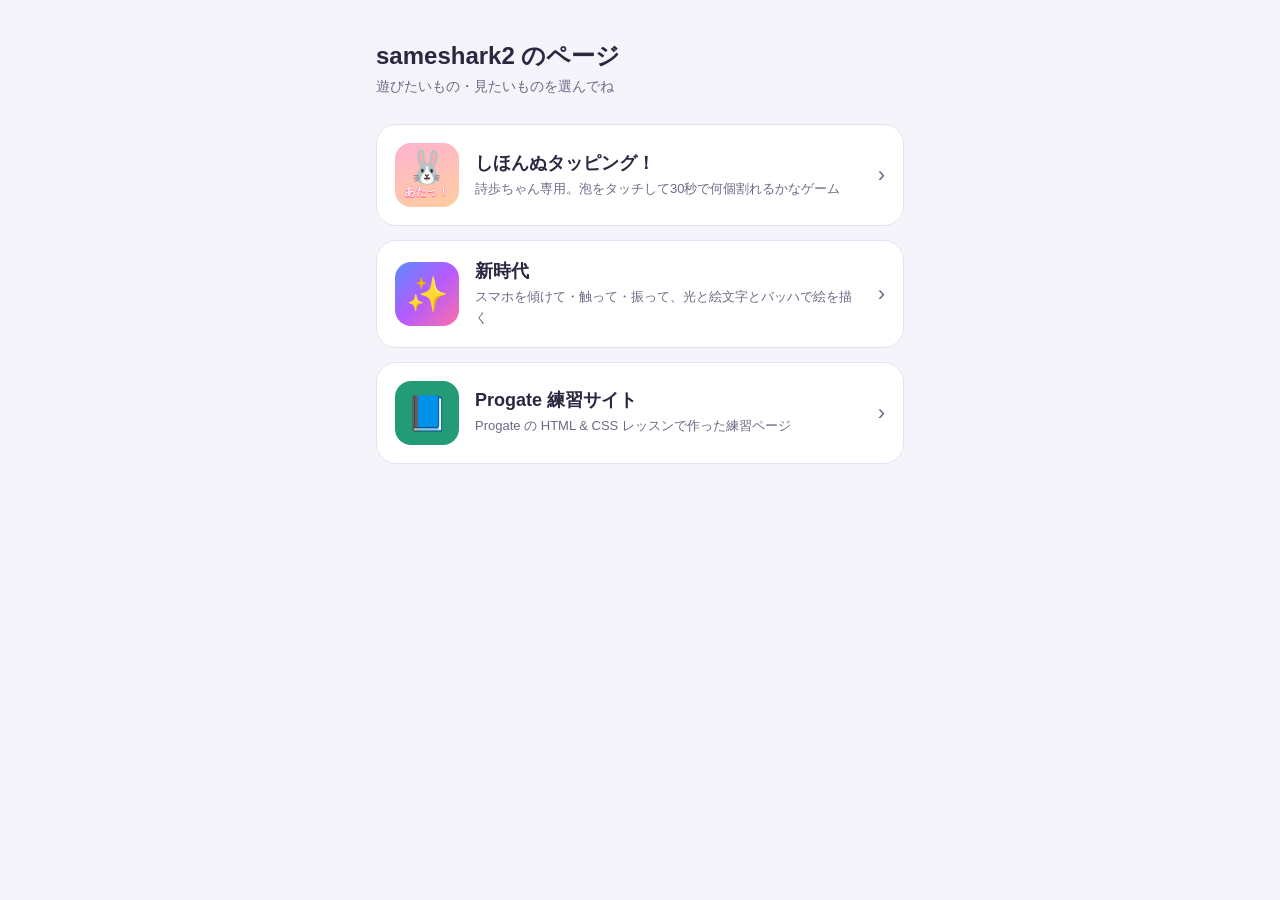
<file: index.html>
<!DOCTYPE html>
<html lang="ja">
<head>
<meta charset="utf-8">
<meta name="viewport" content="width=device-width, initial-scale=1">
<title>sameshark2 のページ</title>
<style>
  :root { --bg:#f6f4fb; --card:#fff; --fg:#2d2640; --dim:#6f6787; --line:#e6e1f2; }
  @media (prefers-color-scheme: dark) { :root { --bg:#16131f; --card:#221d30; --fg:#f1eefa; --dim:#a59dbd; --line:#342c47; } }
  * { box-sizing:border-box; }
  body { margin:0; background:var(--bg); color:var(--fg); font-family:-apple-system,BlinkMacSystemFont,"Hiragino Sans","Noto Sans JP",sans-serif; }
  main { max-width:560px; margin:0 auto; padding:40px 16px 48px; }
  h1 { font-size:24px; margin:0 0 6px; }
  .lead { color:var(--dim); margin:0 0 28px; font-size:14px; }
  a.card { display:flex; align-items:center; gap:16px; background:var(--card); border:1px solid var(--line); border-radius:20px;
    padding:18px; margin:0 0 14px; color:inherit; text-decoration:none; transition:transform .15s, box-shadow .15s; }
  a.card:hover, a.card:active { transform:translateY(-2px); box-shadow:0 8px 24px rgba(60,40,120,.12); }
  .icon { width:64px; height:64px; flex:none; border-radius:16px; display:flex; align-items:center; justify-content:center; font-size:34px; }
  .icon img { width:100%; height:100%; border-radius:16px; }
  .t { font-size:18px; font-weight:700; margin:0 0 4px; }
  .d { font-size:13px; color:var(--dim); margin:0; line-height:1.6; }
  .go { margin-left:auto; color:var(--dim); font-size:22px; }
</style>
</head>
<body>
<main>
  <h1>sameshark2 のページ</h1>
  <p class="lead">遊びたいもの・見たいものを選んでね</p>

  <a class="card" href="shiho/">
    <div class="icon"><img src="shiho/icon-192.png" alt=""></div>
    <div><p class="t">しほんぬタッピング！</p><p class="d">詩歩ちゃん専用。泡をタッチして30秒で何個割れるかなゲーム</p></div>
    <span class="go">›</span>
  </a>

  <a class="card" href="shinjidai/">
    <div class="icon" style="background:linear-gradient(135deg,#5b8cff,#b45bff,#ff6fa8)">✨</div>
    <div><p class="t">新時代</p><p class="d">スマホを傾けて・触って・振って、光と絵文字とバッハで絵を描く</p></div>
    <span class="go">›</span>
  </a>

  <a class="card" href="progate/">
    <div class="icon" style="background:#239b76;color:#fff">📘</div>
    <div><p class="t">Progate 練習サイト</p><p class="d">Progate の HTML &amp; CSS レッスンで作った練習ページ</p></div>
    <span class="go">›</span>
  </a>
</main>
</body>
</html>
</file>
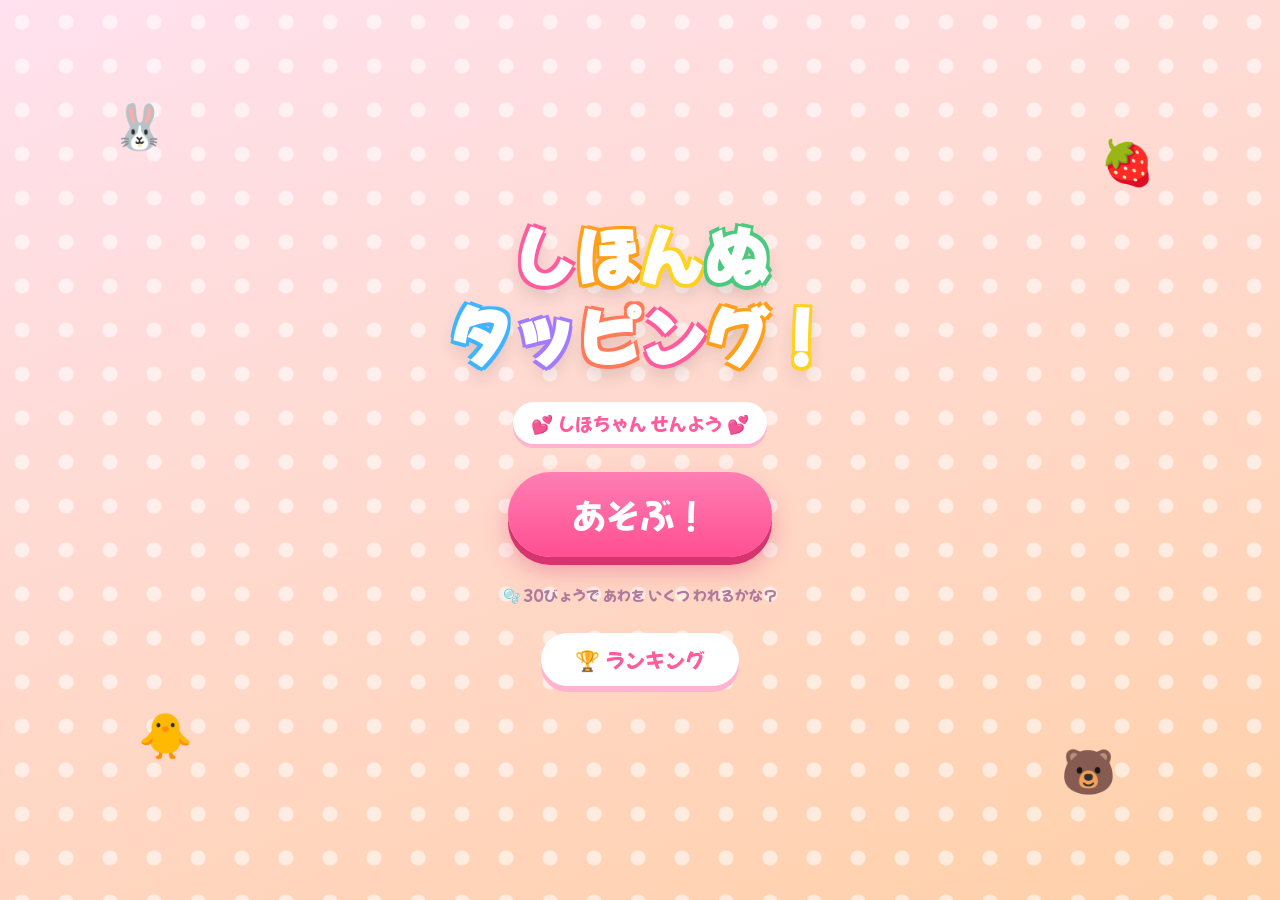
<file: shiho/index.html>
<!DOCTYPE html>
<html lang="ja">
<head>
<meta charset="utf-8">
<meta name="viewport" content="width=device-width, initial-scale=1, maximum-scale=1, user-scalable=no, viewport-fit=cover">
<meta name="apple-mobile-web-app-capable" content="yes">
<meta name="mobile-web-app-capable" content="yes">
<meta name="apple-mobile-web-app-status-bar-style" content="black-translucent">
<meta name="apple-mobile-web-app-title" content="しほんぬ">
<meta name="theme-color" content="#ffd6e8">
<title>しほんぬタッピング！</title>
<link rel="apple-touch-icon" href="icon-180.png">
<link rel="icon" href="icon-192.png">
<link rel="manifest" href="manifest.json">
<link rel="preconnect" href="https://fonts.googleapis.com">
<link rel="preconnect" href="https://fonts.gstatic.com" crossorigin>
<link href="https://fonts.googleapis.com/css2?family=Mochiy+Pop+One&display=swap" rel="stylesheet">
<style>
  :root { --bg1:#ffe1ef; --bg2:#ffd0a8; --pink:#ff5c9d; --font:"Mochiy Pop One","Hiragino Maru Gothic ProN","Rounded Mplus 1c",sans-serif; }
  * { box-sizing:border-box; -webkit-tap-highlight-color:transparent; -webkit-user-select:none; user-select:none; -webkit-touch-callout:none; }
  html,body { margin:0; height:100%; overflow:hidden; touch-action:none; overscroll-behavior:none; font-family:var(--font); color:#5a3d5c; }
  body { background:
      radial-gradient(circle, rgba(255,255,255,.55) 7px, transparent 8px) 0 0 / 44px 44px,
      linear-gradient(160deg, var(--bg1), var(--bg2)); }
  canvas { position:fixed; inset:0; width:100%; height:100%; display:block; }

  /* ---- タイトル画面 ---- */
  #title { position:fixed; inset:0; z-index:10; display:flex; flex-direction:column; align-items:center; justify-content:center; gap:28px; padding:24px; text-align:center; transition:opacity .4s, transform .4s; }
  #title.hide { opacity:0; transform:scale(1.2); pointer-events:none; }
  .logo { font-size:clamp(34px, 11vw, 64px); line-height:1.25; margin:0; }
  .logo span { display:inline-block; color:#fff; animation:hop 1.2s ease-in-out infinite;
    -webkit-text-stroke:0; text-shadow: 0 4px 0 var(--c), 3px 3px 0 var(--c), -3px 3px 0 var(--c), 3px -3px 0 var(--c), -3px -3px 0 var(--c), 0 10px 18px rgba(0,0,0,.15); }
  @keyframes hop { 0%,100% { transform:translateY(0) } 30% { transform:translateY(-14px) rotate(-6deg) } 60% { transform:translateY(0) rotate(4deg) } }
  .logo span.boing, .deco.boing { animation:boing .5s ease-out !important; }
  @keyframes boing { 0% { transform:scale(1) } 25% { transform:scale(1.45,.7) } 50% { transform:scale(.8,1.3) translateY(-18px) } 75% { transform:scale(1.1,.9) } 100% { transform:scale(1) } }
  .deco { cursor:pointer; padding:10px; }
  #hint { font-size:14px; color:#b07a9e; animation:float 2s ease-in-out infinite; }
  .for { font-size:18px; background:#fff; color:var(--pink); padding:8px 18px; border-radius:999px; box-shadow:0 4px 0 #ffb3cf; }
  #play { font-family:var(--font); font-size:34px; color:#fff; background:linear-gradient(#ff7eb3,#ff4f93); border:none; border-radius:999px;
    padding:18px 64px; box-shadow:0 8px 0 #d6336f, 0 14px 24px rgba(214,51,111,.35); cursor:pointer; animation:pulse 1.4s ease-in-out infinite; }
  #play:active { transform:translateY(6px); box-shadow:0 2px 0 #d6336f; }
  @keyframes pulse { 50% { transform:scale(1.07) } }
  .deco { position:absolute; font-size:44px; animation:float 3s ease-in-out infinite; }
  @keyframes float { 50% { transform:translateY(-16px) rotate(8deg) } }

  /* ---- ゲーム中の表示 ---- */
  #hud { position:fixed; top:calc(12px + env(safe-area-inset-top)); left:12px; right:12px; z-index:5; display:none; justify-content:space-between; pointer-events:none; }
  #hud.on { display:flex; }
  .pill { background:#fff; border-radius:999px; padding:8px 18px; font-size:24px; box-shadow:0 5px 0 rgba(0,0,0,.1); }
  #score { color:#ff9f1a; } #lv { color:#4aa8ff; }
  .bump { animation:bump .25s; } @keyframes bump { 50% { transform:scale(1.25) } }
  #banner { position:fixed; left:0; right:0; top:34%; z-index:6; text-align:center; font-size:clamp(40px, 13vw, 80px); color:#fff; pointer-events:none;
    text-shadow:0 5px 0 var(--pink), 4px 4px 0 var(--pink), -4px 4px 0 var(--pink), 4px -4px 0 var(--pink), -4px -4px 0 var(--pink); opacity:0; }
  #banner.on { animation:banner 1.8s ease-out; }
  @keyframes banner { 0% { opacity:0; transform:scale(.2) rotate(-20deg) } 15% { opacity:1; transform:scale(1.2) rotate(4deg) } 25% { transform:scale(1) rotate(0) } 80% { opacity:1 } 100% { opacity:0; transform:translateY(-40px) } }
  #flash { position:fixed; inset:0; background:#fff; opacity:0; pointer-events:none; z-index:4; transition:opacity .5s; }

  /* ---- おとなメニュー ---- */
  #gear { position:fixed; right:12px; bottom:calc(12px + env(safe-area-inset-bottom)); z-index:7; width:52px; height:52px; border-radius:50%;
    background:rgba(255,255,255,.55); display:none; align-items:center; justify-content:center; font-size:24px; }
  #gear.on { display:flex; }
  #gear svg { position:absolute; inset:0; transform:rotate(-90deg); }
  #gear circle { fill:none; stroke:var(--pink); stroke-width:4; stroke-dasharray:151; stroke-dashoffset:151; }
  #gear.hold circle { transition:stroke-dashoffset 1.2s linear; stroke-dashoffset:0; }
  #menu { position:fixed; inset:0; z-index:20; background:rgba(90,61,92,.45); display:none; align-items:center; justify-content:center; padding:16px; }
  #menu.on { display:flex; }
  .card { background:#fff; border-radius:28px; padding:22px; width:100%; max-width:360px; text-align:center; box-shadow:0 8px 0 #ffb3cf; font-family:-apple-system,"Hiragino Sans",sans-serif; }
  .card h2 { font-family:var(--font); margin:0 0 6px; color:var(--pink); font-weight:normal; }
  .card p { font-size:13px; color:#8a748c; margin:6px 0 14px; line-height:1.6; }
  .card button { font-family:var(--font); font-size:17px; width:100%; margin:6px 0; padding:13px; border:none; border-radius:16px; color:#fff; cursor:pointer; }
  .b-rec { background:#ff5c9d; } .b-rec.rec { background:#e0245e; animation:pulse .6s infinite; }
  .b-try { background:#4aa8ff; } .b-del { background:#b9a6bb; } .b-bgm { background:#5fc98a; } .b-close { background:#5a3d5c; }
  .row { display:flex; align-items:center; gap:10px; margin:10px 0; font-size:15px; }
  .row input { flex:1; accent-color:#ff5c9d; }
  .overlay { position:fixed; inset:0; z-index:15; background:rgba(90,61,92,.35); display:none; align-items:center; justify-content:center; padding:16px; }
  .overlay.on { display:flex; }
  #rank { z-index:18; }
  #rScore { font-family:var(--font); font-size:96px; line-height:1; color:#ff9f1a; text-shadow:0 5px 0 #ffd9a0; margin:10px 0 0; }
  .unit { font-family:var(--font); font-size:20px; color:#5a3d5c; }
  #rRank { font-family:var(--font); font-size:20px; color:var(--pink); margin:10px 0 14px; min-height:28px; }
  .tabs { display:flex; gap:6px; background:#ffe6f0; border-radius:16px; padding:4px; margin:8px 0; }
  .card .tabs button { margin:0; padding:10px; font-size:16px; background:transparent; color:#b07a9e; border-radius:12px; }
  .card .tabs button.on { background:#ff5c9d; color:#fff; }
  #sum { font-size:13px; color:#8a748c; margin:6px 0; }
  #list { list-style:none; padding:0; margin:8px 0; max-height:52vh; overflow-y:auto; text-align:left; touch-action:pan-y; -webkit-overflow-scrolling:touch; }
  #list li { display:flex; align-items:center; gap:10px; padding:10px 12px; border-radius:14px; background:#fff5fa; margin:6px 0; }
  #list li.new { outline:3px solid #ff5c9d; }
  #list li.empty { justify-content:center; color:#8a748c; font-size:14px; }
  .rk { font-family:var(--font); width:36px; text-align:center; font-size:20px; color:#b07a9e; }
  .sc { font-family:var(--font); font-size:22px; color:#ff9f1a; min-width:62px; }
  .dt { font-size:13px; color:#8a748c; flex:1; }
  .bar { height:8px; border-radius:4px; background:linear-gradient(90deg,#ffb3cf,#ff5c9d); margin-top:5px; }
  #rankBtn { font-family:var(--font); font-size:20px; color:var(--pink); background:#fff; border:none; border-radius:999px; padding:12px 34px; box-shadow:0 6px 0 #ffb3cf; cursor:pointer; }
  #rankBtn:active { transform:translateY(4px); box-shadow:0 2px 0 #ffb3cf; }
  #timer { color:#4aa8ff; } #timer.warn { color:#ff3b6b; animation:pulse .5s infinite; }
  #credit { position:absolute; bottom:calc(8px + env(safe-area-inset-bottom)); left:0; right:0; font-size:11px; color:#b07a9e; font-family:-apple-system,sans-serif; }
  #vstate { font-size:14px; color:#5a3d5c; margin:4px 0 8px; }
</style>
</head>
<body>
<canvas id="c"></canvas>
<div id="flash"></div>

<div id="title">
  <div class="deco" style="top:9%;left:8%">🐰</div>
  <div class="deco" style="top:13%;right:9%;animation-delay:.6s">🍓</div>
  <div class="deco" style="bottom:14%;left:10%;animation-delay:1.1s">🐥</div>
  <div class="deco" style="bottom:10%;right:12%;animation-delay:.3s">🐻</div>
  <h1 class="logo" id="logo"></h1>
  <div class="for">💕 しほちゃん せんよう 💕</div>
  <button id="play">あそぶ！</button>
  <div id="hint">🫧 30びょうで あわを いくつ われるかな？</div>
  <button id="rankBtn">🏆 ランキング</button>
  <div id="credit"></div>
</div>

<div id="hud"><div class="pill" id="score">⭐ 0</div><div class="pill" id="timer">⏱ 30</div></div>
<div id="banner"></div>
<div id="gear" title="おとなの人は長押し"><svg viewBox="0 0 52 52"><circle cx="26" cy="26" r="24"/></svg>⚙️</div>

<div id="result" class="overlay">
  <div class="card">
    <h2>おしまい！</h2>
    <div id="rScore">0</div>
    <div class="unit">こ わったよ！</div>
    <div id="rRank"></div>
    <button class="b-rec" id="again">🔁 もういちど</button>
    <button class="b-try" id="toRank">🏆 ランキング</button>
    <button class="b-close" id="toTitle">🏠 タイトルへ</button>
  </div>
</div>

<div id="rank" class="overlay">
  <div class="card">
    <h2>🏆 しほちゃんの きろく</h2>
    <div class="tabs"><button data-tab="top" class="on">ランキング</button><button data-tab="hist">これまで</button></div>
    <div id="sum"></div>
    <ol id="list"></ol>
    <button class="b-close" id="rankClose">もどる</button>
  </div>
</div>

<div id="menu">
  <div class="card">
    <h2>おとなメニュー</h2>
    <p>「あたっ！」の声を録音できます。<br>ボタンを押したら すぐに「あたっ！」と言ってね。</p>
    <div id="vstate">いまの声：よみあげ</div>
    <div class="row">🗣️<select id="vsel" style="flex:1;font-size:14px;padding:8px;border-radius:10px;border:2px solid #ffc2da"></select></div>
    <button class="b-rec" id="rec">🎙️ 録音する（2びょう）</button>
    <button class="b-try" id="try">▶️ きいてみる</button>
    <button class="b-del" id="del">🗑️ 録音を消す</button>
    <button class="b-bgm" id="bgm">🎵 BGM：オン</button>
    <div class="row">🔈<input type="range" id="vol" min="0" max="1" step="0.05" value="0.8">🔊</div>
    <p>録音した声は この端末の中だけに保存されます。</p>
    <button class="b-close" id="close">✕ とじる</button>
  </div>
</div>

<script>
(() => {
  const $ = s => document.querySelector(s);
  const FONT = '"Mochiy Pop One","Hiragino Maru Gothic ProN",sans-serif';
  const COLORS = ['#ff5c9d', '#ff9f1a', '#ffd21f', '#4cc97f', '#3fb4ff', '#a37bff', '#ff7a59'];
  const THEMES = [['#ffe1ef', '#ffd0a8'], ['#d9f4ff', '#e8dcff'], ['#e0ffd9', '#fff6b8'], ['#ffe6f7', '#c9f1ff'], ['#fff0c2', '#ffc9de'], ['#e8e0ff', '#ffe0f0']];
  const ANIMALS = ['🐶', '🐱', '🐰', '🐻', '🐼', '🐥', '🐸', '🦄', '🐷', '🐨', '🐹', '🦁', '🐧', '🐳', '🍓', '🍰', '🍭', '🌈'];
  const PRAISE = ['すごーい！', 'じょうず！', 'やったね！', 'てんさい！', 'しほちゃん さいこう！', 'ばんざーい！'];
  const rnd = (a, b) => a + Math.random() * (b - a), pick = a => a[(Math.random() * a.length) | 0];
  const store = { get(k) { try { return localStorage.getItem(k); } catch (_) { return null; } }, set(k, v) { try { localStorage.setItem(k, v); return true; } catch (_) { return false; } }, del(k) { try { localStorage.removeItem(k); } catch (_) {} } };

  // タイトル文字を1文字ずつ色付きで跳ねさせる
  [...'しほんぬタッピング！'].forEach((ch, i) => {
    const s = document.createElement('span'); s.textContent = ch;
    s.style.setProperty('--c', COLORS[i % COLORS.length]); s.style.animationDelay = (i * .09) + 's';
    $('#logo').appendChild(s); if (i === 3) $('#logo').appendChild(document.createElement('br'));
  });

  // ---- キャンバス ----
  const cv = $('#c'), ctx = cv.getContext('2d'); let W, H, DPR;
  function resize() { DPR = Math.min(devicePixelRatio || 1, 2); W = innerWidth; H = innerHeight; cv.width = W * DPR; cv.height = H * DPR; }
  addEventListener('resize', resize); resize();
  const ecache = new Map();
  function emo(ch) {
    if (ecache.has(ch)) return ecache.get(ch);
    const c = document.createElement('canvas'); c.width = c.height = 128;
    const x = c.getContext('2d'); x.font = '96px "Apple Color Emoji","Segoe UI Emoji","Noto Color Emoji",sans-serif';
    x.textAlign = 'center'; x.textBaseline = 'middle'; x.fillText(ch, 64, 72); ecache.set(ch, c); return c;
  }

  // ================= 音 =================
  const BGM_VOL = .09;
  let AC = null, master, bgmGain, sfxGain, bgmOn = store.get('shiho-bgm') !== 'off', vol = +(store.get('shiho-vol') || .8), voiceBuf = null;
  function initAudio() {
    if (AC) return;
    AC = new (window.AudioContext || window.webkitAudioContext)();
    master = AC.createGain(); master.gain.value = vol; master.connect(AC.destination);
    sfxGain = AC.createGain(); sfxGain.connect(master);
    bgmGain = AC.createGain(); bgmGain.gain.value = bgmOn ? BGM_VOL : 0; bgmGain.connect(master);
    loadVoice(); loadVoiceLib(); bgmT = AC.currentTime + .4; setInterval(bgmTick, 60);
  }
  function tone(f, t, o = {}) {
    const { type = 'sine', dur = .3, v = .3, to = null, dest = sfxGain } = o;
    const osc = AC.createOscillator(), g = AC.createGain();
    osc.type = type; osc.frequency.setValueAtTime(f, t); if (to) osc.frequency.exponentialRampToValueAtTime(to, t + dur * .7);
    g.gain.setValueAtTime(0, t); g.gain.linearRampToValueAtTime(v, t + .01); g.gain.exponentialRampToValueAtTime(.001, t + dur);
    osc.connect(g); g.connect(dest); osc.start(t); osc.stop(t + dur + .05);
  }
  const PENTA = [523, 587, 659, 784, 880, 1047, 1175, 1319];
  const sfxPop = () => { const t = AC.currentTime, f = rnd(500, 800); tone(f, t, { dur: .16, v: .16, to: f * 2.2 }); };
  const sfxBubble = () => { const t = AC.currentTime; [0, 2, 4, 7].forEach((k, i) => tone(PENTA[k % 8] * (k > 6 ? 1 : 1), t + i * .06, { type: 'triangle', dur: .3, v: .15 })); };
  const sfxFanfare = () => { const t = AC.currentTime; [[523, 0], [659, .12], [784, .24], [1047, .4], [784, .55], [1047, .7]].forEach(([f, d]) => { tone(f, t + d, { type: 'square', dur: .25, v: .08 }); tone(f, t + d, { type: 'triangle', dur: .4, v: .18 }); }); };

  // BGM：きらきら星（オルゴール風）
  const NOTE = { C: 0, D: 2, E: 4, F: 5, G: 7, A: 9 };
  const MEL = 'C C G G A A G- F F E E D D C- G G F F E E D- G G F F E E D- C C G G A A G- F F E E D D C-'.split(' ')
    .map(n => ({ f: 523.25 * Math.pow(2, NOTE[n[0]] / 12), b: n.endsWith('-') ? 2 : 1 }));
  const ROOTS = 'C C F C F C G C C F C G C F C G C C F C F C G C'.split(' ').map(n => 130.81 * Math.pow(2, NOTE[n] / 12));
  const BEAT = .42; let bgmT = 0, mi = 0, beat = 0;
  function bgmTick() {
    if (AC.state !== 'running') { bgmT = AC.currentTime + .2; return; }
    while (bgmT < AC.currentTime + .3) {
      const m = MEL[mi];
      tone(m.f, bgmT, { dur: 1.2, v: .5, dest: bgmGain }); tone(m.f * 2, bgmT, { dur: .5, v: .12, dest: bgmGain });
      for (let k = 0; k < m.b; k++) { if ((beat + k) % 2 === 0) { const r = ROOTS[((beat + k) / 2) % ROOTS.length]; tone(r, bgmT + k * BEAT, { type: 'triangle', dur: .9, v: .35, dest: bgmGain }); } }
      bgmT += m.b * BEAT; beat += m.b; mi++;
      if (mi === MEL.length) { mi = 0; beat = 0; bgmT += BEAT * 2; }
    }
  }

  // 「あたっ！」の声：録音があればそれを、なければ読み上げ
  let jaVoice = null;
  // 自然に聞こえる声を優先して選ぶ（高品質版 > 有名な日本語ボイス > その他）
  const vscore = v => (/Premium|プレミアム|Enhanced|拡張|Natural|Neural|Online|Siri/i.test(v.name) ? 10 : 0) + (/Google/i.test(v.name) ? 6 : 0) + (/Kyoko|O-ren|Nanami|Hattori|Haruka|Ayumi/i.test(v.name) ? 3 : 0) + (v.localService ? 0 : 1);
  let jaVoices = [];
  function findVoice() {
    jaVoices = speechSynthesis.getVoices().filter(v => /^ja/i.test(v.lang)).sort((a, b) => vscore(b) - vscore(a));
    const saved = store.get('shiho-tts');
    jaVoice = jaVoices.find(v => v.name === saved) || jaVoices[0] || null;
    const sel = document.getElementById('vsel'); if (!sel) return;
    sel.innerHTML = jaVoices.length ? '' : '<option>（日本語の声がありません）</option>';
    jaVoices.forEach(v => { const o = document.createElement('option'); o.value = v.name; o.textContent = 'よみあげ：' + v.name; if (v === jaVoice) o.selected = true; sel.appendChild(o); });
  }
  if ('speechSynthesis' in window) { findVoice(); speechSynthesis.onvoiceschanged = findVoice; }
  function speak(text, pitch = 1.3) {
    if (!('speechSynthesis' in window)) return;
    duck();
    if (speechSynthesis.speaking || speechSynthesis.pending) speechSynthesis.cancel();
    const u = new SpeechSynthesisUtterance(text); u.lang = 'ja-JP'; if (jaVoice) u.voice = jaVoice;
    u.pitch = pitch; u.rate = 1.05; u.volume = 1; speechSynthesis.speak(u);
  }
  // 声を鳴らす間は BGM を小さくして 声を聞きやすくする
  let duckT = null;
  function duck(ms = 900) {
    if (!AC || !bgmOn) return;
    bgmGain.gain.setTargetAtTime(BGM_VOL * .25, AC.currentTime, .03);
    clearTimeout(duckT); duckT = setTimeout(() => bgmOn && bgmGain.gain.setTargetAtTime(BGM_VOL, AC.currentTime, .3), ms);
  }
  let curVoice = null;
  function playBuf(buf, rate = 1, gain = 2.4) {
    duck(buf.duration * 1000 / rate + 300);
    if (curVoice) { try { curVoice.stop(); } catch (_) {} }
    const s = AC.createBufferSource(), g = AC.createGain(); s.buffer = buf; s.playbackRate.value = rate; g.gain.value = gain;
    s.connect(g); g.connect(master); s.start(); curVoice = s;
  }
  // 声ファイル集（voice/voices.json があれば使う。なければ読み上げ）
  const VLIB = {}; let vlibCredit = '', vlibLabel = '';
  async function loadVoiceLib() {
    try {
      const j = await (await fetch('voice/voices.json', { cache: 'no-cache' })).json();
      vlibCredit = j.credit || ''; vlibLabel = j.label || vlibCredit || 'ボイス';
      for (const [k, files] of Object.entries(j.clips || {})) {
        VLIB[k] = (await Promise.all(files.map(async f => { try { return await AC.decodeAudioData(await (await fetch('voice/' + f)).arrayBuffer()); } catch (_) { return null; } }))).filter(Boolean);
      }
      if (vlibCredit) $('#credit').textContent = '声：' + vlibCredit;
    } catch (_) {}
    updVstate();
  }
  function say(key, text, pitch) { if (VLIB[key] && VLIB[key].length) playBuf(pick(VLIB[key])); else speak(text, pitch); }
  let lastAta = 0;
  function sayAta() {
    const now = performance.now(); if (now - lastAta < 280) return; lastAta = now;
    if (voiceBuf) playBuf(voiceBuf, rnd(.95, 1.2), 2.6);
    else if (VLIB.ata && VLIB.ata.length) playBuf(pick(VLIB.ata), rnd(.97, 1.08));
    else speak(pick(['あたっ！', 'あたっ', 'あたっ！']), rnd(1.15, 1.4));
  }
  function trim(buf) {
    const d = buf.getChannelData(0); let a = 0, b = d.length - 1; const th = .025;
    while (a < d.length && Math.abs(d[a]) < th) a++; while (b > a && Math.abs(d[b]) < th) b--;
    a = Math.max(0, a - 400); b = Math.min(d.length, b + 2400);
    if (b - a < 800) return buf;
    const out = AC.createBuffer(1, b - a, buf.sampleRate); out.getChannelData(0).set(d.subarray(a, b)); return out;
  }
  async function loadVoice() {
    const url = store.get('shiho-voice'); if (!url || !AC) { voiceBuf = null; updVstate(); return; }
    try { const ab = await (await fetch(url)).arrayBuffer(); voiceBuf = trim(await AC.decodeAudioData(ab)); } catch (_) { voiceBuf = null; }
    updVstate();
  }
  function updVstate() { $('#vstate').textContent = 'いまの声：' + (voiceBuf ? '🎙️ 録音した声' : (VLIB.ata && VLIB.ata.length) ? '🏠 ' + vlibLabel : '🗣️ よみあげ'); }

  // ================= ゲーム（30びょう チャレンジ） =================
  const GAME_MS = 30000;
  let phase = 'title', menuOpen = false, score = 0, nextPraise = 10, remain = GAME_MS, lastNow = 0, lastSec = 30, shake = 0, lastTap = performance.now();
  const active = () => (phase === 'count' || phase === 'play') && !menuOpen;
  const floaters = [], parts = [], texts = [], confetti = [], plus = [];

  function spawnFloater() {
    const r = rnd(46, 62), gold = Math.random() < .12;
    floaters.push({ x: rnd(r, W - r), y: H + r + 10, r, vy: rnd(.7, 1.4), ph: rnd(0, 6), ch: gold ? '🌟' : pick(ANIMALS), col: gold ? '#ffd21f' : pick(COLORS), gold, pop: 0 });
  }
  function burst(x, y, n, big) {
    for (let i = 0; i < n; i++) {
      const a = rnd(0, Math.PI * 2), s = rnd(2, big ? 11 : 7);
      parts.push({ x, y, vx: Math.cos(a) * s, vy: Math.sin(a) * s - 2, life: 1, col: pick(COLORS), sz: rnd(6, big ? 16 : 12), shape: pick(['star', 'heart', 'dot']), rot: rnd(0, 6) });
    }
  }
  function updScore() { const el = $('#score'); el.textContent = '⭐ ' + score; el.classList.remove('bump'); void el.offsetWidth; el.classList.add('bump'); }
  function tap(x, y) {
    lastTap = performance.now();
    if (texts.length > 10) texts.shift();
    texts.push({ x, y, t: 0, rot: rnd(-.3, .3), col: pick(COLORS), s: rnd(.9, 1.15) });
    burst(x, y, 14);
    sfxPop(); sayAta();
    if (navigator.vibrate) navigator.vibrate(15);
    // 点数が入るのは あわ（絵文字）に さわったときだけ
    const hit = phase === 'play' && floaters.find(f => !f.pop && Math.hypot((f.dx ?? f.x) - x, f.y - y) < f.r + 25);
    if (!hit) { shake = Math.max(shake, 4); return; }
    const pts = hit.gold ? 3 : 1;
    hit.pop = 1; burst(hit.dx ?? hit.x, hit.y, hit.gold ? 40 : 26, true); sfxBubble(); shake = 10;
    for (let i = 0; i < 4; i++) parts.push({ x: hit.dx ?? hit.x, y: hit.y, vx: rnd(-5, 5), vy: rnd(-9, -4), life: 1, sz: 34, emo: hit.ch, rot: 0 });
    plus.push({ x: hit.dx ?? hit.x, y: hit.y, t: 0, txt: '+' + pts, gold: hit.gold });
    score += pts; updScore();
    if (score >= nextPraise) { nextPraise += 10; praise(); }
  }
  function setTheme(i) { const th = THEMES[i % THEMES.length]; document.documentElement.style.setProperty('--bg1', th[0]); document.documentElement.style.setProperty('--bg2', th[1]); }
  function banner(msg) { const b = $('#banner'); b.textContent = msg; b.classList.remove('on'); void b.offsetWidth; b.classList.add('on'); }
  function confettiRain(n = 140) { for (let i = 0; i < n; i++) confetti.push({ x: rnd(0, W), y: rnd(-H * .6, -10), vx: rnd(-1, 1), vy: rnd(2, 5), rot: rnd(0, 6), vr: rnd(-.2, .2), w: rnd(8, 14), h: rnd(5, 9), col: pick(COLORS) }); }
  let praiseN = 0;
  function praise() {
    const msg = PRAISE[praiseN % PRAISE.length]; praiseN++;
    setTheme(praiseN); banner(msg);
    $('#flash').style.opacity = .7; setTimeout(() => $('#flash').style.opacity = 0, 120);
    sfxFanfare(); setTimeout(() => say('praise', msg), 450);
    confettiRain();
    if (navigator.vibrate) navigator.vibrate([30, 40, 30, 40, 60]);
  }

  // ---- タイマー ----
  const beep = (f, d = .15, v = .25) => tone(f, AC.currentTime, { type: 'square', dur: d, v: v * .4 });
  function updTimer() {
    const sec = Math.max(0, Math.ceil(remain / 1000));
    if (sec === lastSec) return; lastSec = sec;
    const el = $('#timer'); el.textContent = '⏱ ' + sec; el.classList.toggle('warn', sec <= 5);
    if (sec <= 5 && sec > 0) beep(880, .08);
  }
  let countT = [];
  function startGame() {
    initAudio(); AC.resume(); keepAwake();
    try { document.documentElement.requestFullscreen && document.documentElement.requestFullscreen().catch(() => {}); } catch (_) {}
    countT.forEach(clearTimeout); countT = [];
    phase = 'count'; score = 0; nextPraise = 10; praiseN = 0; remain = GAME_MS; lastSec = -1; updTimer(); setTheme(0);
    $('#score').textContent = '⭐ 0';
    ['#title', '#result', '#rank'].forEach(q => q === '#title' ? $(q).classList.add('hide') : $(q).classList.remove('on'));
    $('#hud').classList.add('on'); $('#gear').classList.add('on');
    for (let i = 0; i < 3; i++) setTimeout(spawnFloater, i * 300);
    say('start', 'よーい、スタート！');
    ['3', '2', '1'].forEach((n, i) => countT.push(setTimeout(() => { banner(n); beep(660, .12); }, 700 + i * 800)));
    countT.push(setTimeout(() => { banner('スタート！'); beep(1320, .35); phase = 'play'; lastTap = performance.now(); }, 700 + 3 * 800));
  }

  // ---- きろく ----
  const loadRecords = () => { try { return JSON.parse(store.get('shiho-records') || '[]'); } catch (_) { return []; } };
  let lastRecordT = 0;
  function endGame() {
    phase = 'result'; remain = 0; updTimer();
    const rs = loadRecords(), prevBest = rs.reduce((m, r) => Math.max(m, r.s), -1);
    const rec = { s: score, t: Date.now() }; rs.push(rec); lastRecordT = rec.t;
    store.set('shiho-records', JSON.stringify(rs.slice(-500)));
    const rank = rs.filter(r => r.s > score).length + 1;
    banner('おしまい！'); beep(523, .25); setTimeout(() => beep(392, .4), 250);
    say('end', 'おしまい！');
    const isBest = score > prevBest && prevBest >= 0;
    setTimeout(() => {
      $('#rScore').textContent = score;
      $('#rRank').textContent = prevBest < 0 ? '🎉 はじめての きろく！' : isBest ? '👑 しんきろく！！' : `${rs.length}かい の なかで ${rank}い！`;
      $('#result').classList.add('on');
      if (isBest || prevBest < 0) { sfxFanfare(); confettiRain(200); setTimeout(() => say('best', 'しんきろく！'), 400); }
      else setTimeout(() => speak(`${score}こ！`), 300);
    }, 1400);
  }
  const fmt = t => { const d = new Date(t), p = n => String(n).padStart(2, '0'); return `${d.getFullYear()}/${d.getMonth() + 1}/${d.getDate()}(${'日月火水木金土'[d.getDay()]}) ${p(d.getHours())}:${p(d.getMinutes())}`; };
  let rankTab = 'top';
  function renderRank() {
    const rs = loadRecords(), list = $('#list');
    document.querySelectorAll('.tabs button').forEach(b => b.classList.toggle('on', b.dataset.tab === rankTab));
    if (!rs.length) { $('#sum').textContent = ''; list.innerHTML = '<li class="empty">まだ きろくが ないよ。あそんでみよう！</li>'; return; }
    const best = Math.max(...rs.map(r => r.s)), avg = rs.reduce((a, r) => a + r.s, 0) / rs.length;
    $('#sum').textContent = `あそんだ かいすう ${rs.length}かい ・ さいこう ${best}こ ・ へいきん ${avg.toFixed(1)}こ`;
    const rows = rankTab === 'top' ? [...rs].sort((a, b) => b.s - a.s || a.t - b.t).slice(0, 20) : [...rs].reverse().slice(0, 100);
    list.innerHTML = rows.map((r, i) => {
      const rk = rankTab === 'top' ? (['🥇', '🥈', '🥉'][i] || (i + 1)) : '';
      const bar = rankTab === 'hist' ? `<div class="bar" style="width:${best ? Math.max(4, r.s / best * 100) : 4}%"></div>` : '';
      return `<li class="${r.t === lastRecordT ? 'new' : ''}">${rk !== '' ? `<span class="rk">${rk}</span>` : ''}<span class="sc">${r.s}こ</span><span class="dt">${fmt(r.t)}${bar}</span></li>`;
    }).join('');
  }
  function openRank() { renderRank(); $('#rank').classList.add('on'); }
  document.querySelectorAll('.tabs button').forEach(b => b.onclick = () => { rankTab = b.dataset.tab; renderRank(); });
  $('#rankBtn').onclick = openRank; $('#toRank').onclick = openRank;
  $('#rankClose').onclick = () => $('#rank').classList.remove('on');
  $('#again').onclick = startGame;
  $('#toTitle').onclick = () => { phase = 'title'; $('#result').classList.remove('on'); $('#hud').classList.remove('on'); $('#gear').classList.remove('on'); $('#title').classList.remove('hide'); setTheme(0); };

  // ---- 描画 ----
  function star(x, y, r, n = 5, inner = .45) { ctx.beginPath(); for (let i = 0; i < n * 2; i++) { const a = i * Math.PI / n - Math.PI / 2, rr = i % 2 ? r * inner : r; ctx.lineTo(x + Math.cos(a) * rr, y + Math.sin(a) * rr); } ctx.closePath(); }
  function heart(x, y, s) { ctx.beginPath(); ctx.moveTo(x, y + s * .35); ctx.bezierCurveTo(x - s, y - s * .3, x - s * .45, y - s, x, y - s * .45); ctx.bezierCurveTo(x + s * .45, y - s, x + s, y - s * .3, x, y + s * .35); ctx.closePath(); }
  const easeBack = t => { const c = 1.9; return 1 + (c + 1) * Math.pow(t - 1, 3) + c * Math.pow(t - 1, 2); };
  let lastSpawn = 0;
  function frame(now) {
    ctx.setTransform(DPR, 0, 0, DPR, 0, 0); ctx.clearRect(0, 0, W, H);
    if (shake > .3) { ctx.translate(rnd(-shake, shake), rnd(-shake, shake)); shake *= .85; }

    const dt = Math.min(100, now - (lastNow || now)); lastNow = now;
    if (phase === 'play' && !menuOpen) { remain -= dt; updTimer(); if (remain <= 0) endGame(); }
    if (active()) {
      if (now - lastSpawn > 700 && floaters.filter(f => !f.pop).length < 7) { spawnFloater(); lastSpawn = now; }
      // しばらく触らないと「タップしてね」
      if (phase === 'play' && now - lastTap > 4000) {
        const k = (now / 500) % 2, s = 1 + Math.sin(now / 200) * .08;
        ctx.save(); ctx.globalAlpha = .9; ctx.drawImage(emo('👆'), W / 2 - 40 * s, H * .55 - 30 + (k < 1 ? -10 : 0), 80 * s, 80 * s);
        ctx.font = `26px ${FONT}`; ctx.textAlign = 'center'; ctx.lineWidth = 7; ctx.lineJoin = 'round'; ctx.strokeStyle = '#fff'; ctx.fillStyle = '#ff5c9d';
        ctx.strokeText('あわを タッチ！', W / 2, H * .55 + 90); ctx.fillText('あわを タッチ！', W / 2, H * .55 + 90); ctx.restore();
      }
    }

    // ふわふわ浮かぶ どうぶつ風船
    for (let i = floaters.length - 1; i >= 0; i--) {
      const f = floaters[i];
      if (f.pop) { f.pop += .12; if (f.pop > 2) { floaters.splice(i, 1); continue; } }
      f.y -= f.vy; f.ph += .03; const x = f.x + Math.sin(f.ph) * 14;
      if (f.y < -f.r - 20) { floaters.splice(i, 1); continue; }
      const sc = f.pop ? 1 + (f.pop - 1) * .6 : 1 + Math.sin(f.ph * 2) * .04;
      ctx.save(); ctx.globalAlpha = f.pop ? Math.max(0, 2 - f.pop) : 1; ctx.translate(x, f.y); ctx.scale(sc, sc);
      ctx.beginPath(); ctx.arc(0, 0, f.r, 0, Math.PI * 2); ctx.fillStyle = f.col + '55'; ctx.fill(); ctx.lineWidth = f.gold ? 7 : 4; ctx.strokeStyle = f.gold ? '#ffd21f' : '#ffffffcc'; ctx.stroke();
      ctx.beginPath(); ctx.ellipse(-f.r * .4, -f.r * .45, f.r * .22, f.r * .12, -.6, 0, Math.PI * 2); ctx.fillStyle = '#ffffffaa'; ctx.fill();
      ctx.drawImage(emo(f.ch), -f.r * .8, -f.r * .8, f.r * 1.6, f.r * 1.6);
      ctx.restore(); f.dx = x;
    }

    // キラキラ
    for (let i = parts.length - 1; i >= 0; i--) {
      const p = parts[i]; p.vy += .25; p.vx *= .98; p.x += p.vx; p.y += p.vy; p.life -= .022; p.rot += .1;
      if (p.life <= 0) { parts.splice(i, 1); continue; }
      ctx.save(); ctx.globalAlpha = Math.min(1, p.life * 1.6); ctx.translate(p.x, p.y); ctx.rotate(p.rot);
      if (p.emo) ctx.drawImage(emo(p.emo), -p.sz / 2, -p.sz / 2, p.sz, p.sz);
      else { ctx.fillStyle = p.col; if (p.shape === 'star') star(0, 0, p.sz); else if (p.shape === 'heart') heart(0, 0, p.sz); else { ctx.beginPath(); ctx.arc(0, 0, p.sz * .5, 0, 7); } ctx.fill(); }
      ctx.restore();
    }

    // 「あたっ！」の文字
    for (let i = texts.length - 1; i >= 0; i--) {
      const t = texts[i]; t.t += 1 / 55; if (t.t >= 1) { texts.splice(i, 1); continue; }
      const sIn = t.t < .25 ? easeBack(t.t / .25) : 1, s = (.3 + .7 * sIn) * t.s, a = t.t > .7 ? 1 - (t.t - .7) / .3 : 1;
      ctx.save(); ctx.globalAlpha = a; ctx.translate(t.x, t.y - t.t * 50 - 50); ctx.rotate(t.rot); ctx.scale(s, s);
      star(0, 0, 82, 12, .72); ctx.fillStyle = '#fff59a'; ctx.fill(); ctx.lineWidth = 5; ctx.strokeStyle = t.col; ctx.stroke();
      ctx.font = `44px ${FONT}`; ctx.textAlign = 'center'; ctx.textBaseline = 'middle'; ctx.lineJoin = 'round';
      ctx.lineWidth = 12; ctx.strokeStyle = '#fff'; ctx.strokeText('あたっ！', 0, 2); ctx.fillStyle = t.col; ctx.fillText('あたっ！', 0, 2);
      ctx.restore();
    }

    // +1 の文字
    for (let i = plus.length - 1; i >= 0; i--) {
      const p = plus[i]; p.t += 1 / 50; if (p.t >= 1) { plus.splice(i, 1); continue; }
      ctx.save(); ctx.globalAlpha = p.t > .6 ? 1 - (p.t - .6) / .4 : 1; ctx.translate(p.x, p.y - 30 - p.t * 70); const sc = p.t < .2 ? easeBack(p.t / .2) : 1; ctx.scale(sc, sc);
      ctx.font = `${p.gold ? 54 : 44}px ${FONT}`; ctx.textAlign = 'center'; ctx.textBaseline = 'middle'; ctx.lineJoin = 'round';
      ctx.lineWidth = 10; ctx.strokeStyle = '#fff'; ctx.strokeText(p.txt, 0, 0); ctx.fillStyle = p.gold ? '#ffb300' : '#ff9f1a'; ctx.fillText(p.txt, 0, 0); ctx.restore();
    }

    // 紙ふぶき
    for (let i = confetti.length - 1; i >= 0; i--) {
      const c = confetti[i]; c.x += c.vx + Math.sin(c.y / 30); c.y += c.vy; c.rot += c.vr;
      if (c.y > H + 20) { confetti.splice(i, 1); continue; }
      ctx.save(); ctx.translate(c.x, c.y); ctx.rotate(c.rot); ctx.scale(1, Math.cos(c.rot * 2)); ctx.fillStyle = c.col; ctx.fillRect(-c.w / 2, -c.h / 2, c.w, c.h); ctx.restore();
    }
    requestAnimationFrame(frame);
  }
  requestAnimationFrame(frame);

  cv.addEventListener('pointerdown', e => { if (active()) { e.preventDefault(); tap(e.clientX, e.clientY); } });
  addEventListener('contextmenu', e => e.preventDefault());
  document.addEventListener('gesturestart', e => e.preventDefault());

  // ---- タイトル画面の音 ----
  const XYLO = [523, 587, 659, 698, 784, 880, 988, 1047, 1175, 1319];
  function xylo(f) { const t = AC.currentTime; tone(f, t, { dur: .7, v: .35 }); tone(f * 4, t, { dur: .12, v: .08 }); tone(f * 2.76, t, { dur: .25, v: .05 }); }
  function boingSfx() { const t = AC.currentTime, f = rnd(220, 330); tone(f, t, { type: 'triangle', dur: .35, v: .3, to: f * 2.5 }); tone(f * 1.5, t + .12, { dur: .25, v: .15, to: f * 3 }); }
  function boing(el) { el.classList.remove('boing'); void el.offsetWidth; el.classList.add('boing'); }
  $('#title').addEventListener('pointerdown', e => {
    if (e.target.id === 'play') return;
    initAudio(); AC.resume();
    const span = e.target.closest('.logo span'), deco = e.target.closest('.deco');
    if (span) { boing(span); xylo(XYLO[[...$('#logo').querySelectorAll('span')].indexOf(span) % XYLO.length]); }
    else if (deco) { boing(deco); boingSfx(); }
    else { const t = AC.currentTime; [0, 2, 4].forEach((k, i) => tone(XYLO[k + ((Math.random() * 3) | 0)], t + i * .07, { dur: .4, v: .2 })); }
  });
  $('#vsel').onchange = e => { jaVoice = jaVoices.find(v => v.name === e.target.value) || jaVoice; store.set('shiho-tts', jaVoice ? jaVoice.name : ''); lastAta = 0; sayAta(); };

  // ---- スタート ----
  let wake = null;
  async function keepAwake() { try { if (navigator.wakeLock) wake = await navigator.wakeLock.request('screen'); } catch (_) {} }
  document.addEventListener('visibilitychange', () => { if (document.visibilityState === 'visible' && phase !== 'title') { keepAwake(); if (AC) AC.resume(); } });
  $('#play').addEventListener('click', startGame);

  // ---- おとなメニュー（長押しで開く） ----
  const gear = $('#gear'); let holdT = null;
  gear.addEventListener('pointerdown', e => { e.stopPropagation(); gear.classList.add('hold'); holdT = setTimeout(openMenu, 1200); });
  const cancelHold = () => { clearTimeout(holdT); gear.classList.remove('hold'); };
  gear.addEventListener('pointerup', cancelHold); gear.addEventListener('pointerleave', cancelHold); gear.addEventListener('pointercancel', cancelHold);
  function openMenu() { cancelHold(); menuOpen = true; $('#menu').classList.add('on'); updVstate(); updBgm(); }
  $('#close').onclick = () => { $('#menu').classList.remove('on'); menuOpen = false; lastTap = performance.now(); };
  function updBgm() { $('#bgm').textContent = '🎵 BGM：' + (bgmOn ? 'オン' : 'オフ'); }
  $('#bgm').onclick = () => { bgmOn = !bgmOn; store.set('shiho-bgm', bgmOn ? 'on' : 'off'); if (AC) bgmGain.gain.setTargetAtTime(bgmOn ? BGM_VOL : 0, AC.currentTime, .1); updBgm(); };
  $('#vol').value = vol;
  $('#vol').oninput = e => { vol = +e.target.value; store.set('shiho-vol', vol); if (AC) master.gain.setTargetAtTime(vol, AC.currentTime, .05); };
  $('#try').onclick = () => { lastAta = 0; sayAta(); };
  $('#del').onclick = () => { store.del('shiho-voice'); voiceBuf = null; updVstate(); };
  $('#rec').onclick = async () => {
    const btn = $('#rec');
    if (!navigator.mediaDevices || !window.MediaRecorder) { alert('このブラウザでは録音できません'); return; }
    let stream;
    try { stream = await navigator.mediaDevices.getUserMedia({ audio: { echoCancellation: false, noiseSuppression: true } }); }
    catch (_) { alert('マイクの許可が必要です'); return; }
    const chunks = [], mr = new MediaRecorder(stream);
    mr.ondataavailable = e => e.data.size && chunks.push(e.data);
    mr.onstop = () => {
      stream.getTracks().forEach(t => t.stop());
      btn.classList.remove('rec'); btn.textContent = '🎙️ 録音する（2びょう）';
      const blob = new Blob(chunks, { type: mr.mimeType || 'audio/mp4' }), fr = new FileReader();
      fr.onload = async () => {
        if (!store.set('shiho-voice', fr.result)) { alert('保存できませんでした（このページを閉じると消えます）'); }
        try { voiceBuf = trim(await AC.decodeAudioData(await blob.arrayBuffer())); } catch (_) { voiceBuf = null; alert('うまく録音できませんでした。もう一度ためしてね'); }
        updVstate(); if (voiceBuf) { lastAta = 0; sayAta(); }
      };
      fr.readAsDataURL(blob);
    };
    mr.start(); btn.classList.add('rec');
    let n = 2; btn.textContent = `🔴 いま録音中… ${n}`;
    const iv = setInterval(() => { n--; if (n > 0) btn.textContent = `🔴 いま録音中… ${n}`; else { clearInterval(iv); mr.stop(); } }, 1000);
  };
})();
</script>
</body>
</html>
</file>
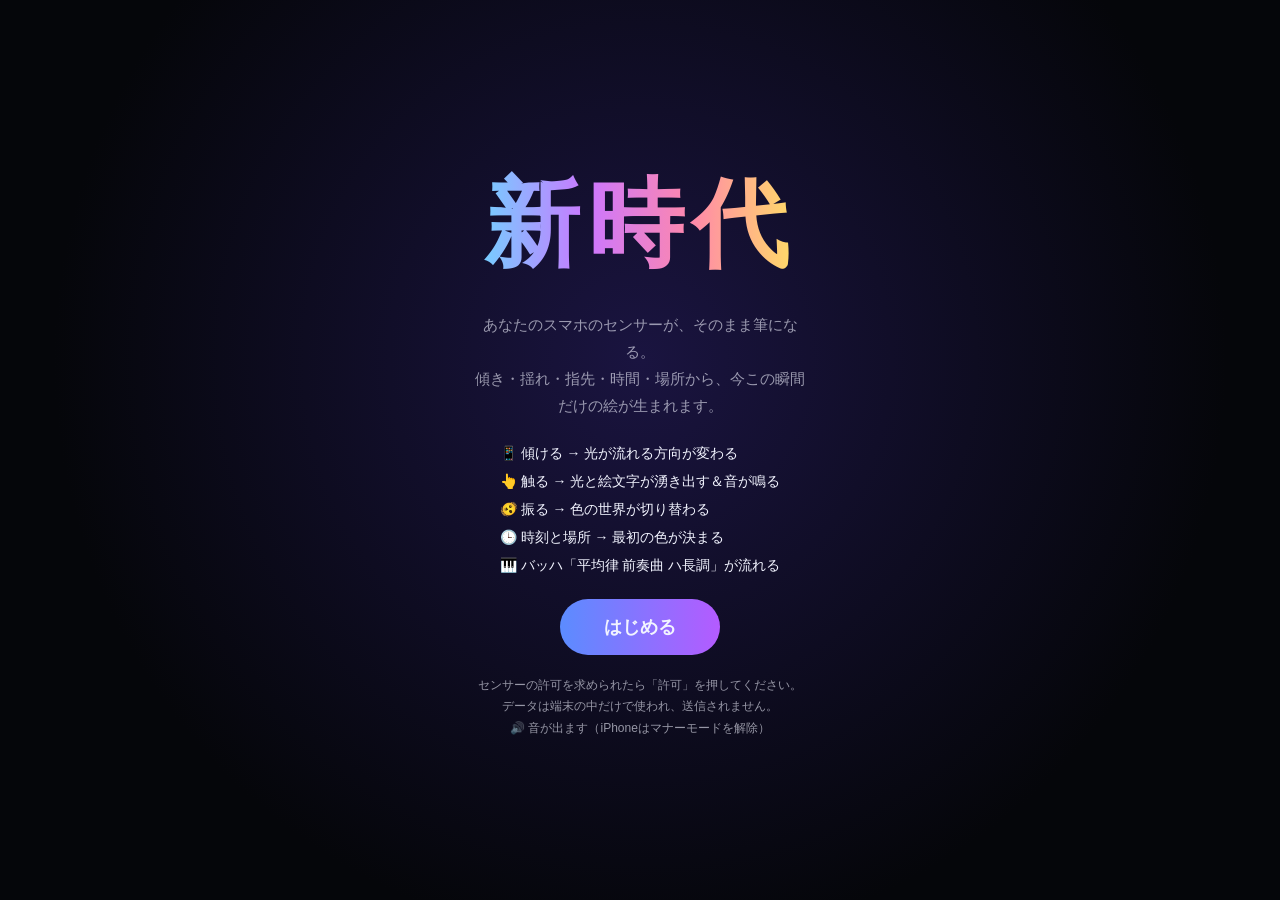
<file: shinjidai/index.html>
<!DOCTYPE html>
<html lang="ja">
<head>
<meta charset="utf-8">
<meta name="viewport" content="width=device-width, initial-scale=1.0, maximum-scale=1.0, user-scalable=no, viewport-fit=cover">
<meta name="theme-color" content="#05060a">
<title>新時代 — スマホが筆になる</title>
<style>
  :root { --fg:#f2f4ff; --dim:rgba(242,244,255,.6); --glass:rgba(255,255,255,.08); --line:rgba(255,255,255,.18); }
  * { box-sizing:border-box; -webkit-tap-highlight-color:transparent; }
  html,body { margin:0; height:100%; background:#05060a; color:var(--fg); overflow:hidden;
    font-family:-apple-system,BlinkMacSystemFont,"Hiragino Sans","Noto Sans JP",sans-serif; touch-action:none; overscroll-behavior:none; }
  canvas { position:fixed; inset:0; width:100%; height:100%; display:block; }
  #intro { position:fixed; inset:0; display:flex; flex-direction:column; align-items:center; justify-content:center;
    gap:20px; padding:24px; text-align:center; background:radial-gradient(circle at 50% 40%,#1a1440 0%,#05060a 70%); z-index:10; transition:opacity .6s; }
  #intro.hide { opacity:0; pointer-events:none; }
  h1 { margin:0; font-size:clamp(48px,16vw,96px); letter-spacing:.08em; font-weight:800;
    background:linear-gradient(90deg,#7cf,#c7f,#f8a,#fd6); -webkit-background-clip:text; background-clip:text; color:transparent; }
  #intro p { margin:0; max-width:340px; line-height:1.8; color:var(--dim); font-size:15px; }
  ul.how { list-style:none; padding:0; margin:0; text-align:left; font-size:14px; line-height:2; color:var(--fg); }
  button { font:inherit; color:var(--fg); background:var(--glass); border:1px solid var(--line); border-radius:999px;
    padding:12px 20px; backdrop-filter:blur(10px); -webkit-backdrop-filter:blur(10px); cursor:pointer; }
  #start { font-size:18px; padding:16px 44px; background:linear-gradient(90deg,#5b8cff,#b45bff); border:none; font-weight:700; }
  #bar { position:fixed; left:0; right:0; bottom:0; display:flex; gap:8px; justify-content:center; flex-wrap:wrap;
    padding:12px 16px calc(12px + env(safe-area-inset-bottom)); z-index:5; }
  #hud { position:fixed; top:calc(10px + env(safe-area-inset-top)); left:16px; right:16px; z-index:5; font-size:12px;
    font-variant-numeric:tabular-nums; color:var(--dim); display:none; line-height:1.6; pointer-events:none;
    background:rgba(0,0,0,.35); border-radius:12px; padding:8px 12px; }
  #hud.show { display:block; }
  #toast { position:fixed; top:40%; left:50%; transform:translate(-50%,-50%); font-size:28px; font-weight:800; letter-spacing:.1em;
    opacity:0; transition:opacity .4s; z-index:6; pointer-events:none; text-shadow:0 0 20px rgba(0,0,0,.6); }
  #toast.on { opacity:1; }
  #bar button { padding:10px 14px; font-size:14px; }
</style>
</head>
<body>
<canvas id="c"></canvas>
<canvas id="e" style="pointer-events:none"></canvas>

<div id="intro">
  <h1>新時代</h1>
  <p>あなたのスマホのセンサーが、そのまま筆になる。<br>傾き・揺れ・指先・時間・場所から、今この瞬間だけの絵が生まれます。</p>
  <ul class="how">
    <li>📱 傾ける → 光が流れる方向が変わる</li>
    <li>👆 触る → 光と絵文字が湧き出す＆音が鳴る</li>
    <li>🫨 振る → 色の世界が切り替わる</li>
    <li>🕒 時刻と場所 → 最初の色が決まる</li>
    <li>🎹 バッハ「平均律 前奏曲 ハ長調」が流れる</li>
  </ul>
  <button id="start">はじめる</button>
  <p style="font-size:12px">センサーの許可を求められたら「許可」を押してください。<br>データは端末の中だけで使われ、送信されません。<br>🔊 音が出ます（iPhoneはマナーモードを解除）</p>
</div>

<div id="hud"></div>
<div id="toast"></div>
<div id="bar" hidden>
  <button id="save">💾 保存</button>
  <button id="clear">🧹 消す</button>
  <button id="info">📊 センサー</button>
  <button id="snd">🔊 音</button>
</div>

<script>
(() => {
  const cv = document.getElementById('c'), ctx = cv.getContext('2d');
  const ecv = document.getElementById('e'), ectx = ecv.getContext('2d');
  let W, H, DPR;
  function resize() {
    DPR = Math.min(window.devicePixelRatio || 1, 2);
    W = innerWidth; H = innerHeight;
    cv.width = W * DPR; cv.height = H * DPR;
    ctx.setTransform(DPR, 0, 0, DPR, 0, 0);
    ecv.width = W * DPR; ecv.height = H * DPR; ectx.setTransform(DPR, 0, 0, DPR, 0, 0);
    ctx.fillStyle = '#05060a'; ctx.fillRect(0, 0, W, H);
  }
  addEventListener('resize', resize); resize();

  // ---- センサー状態 ----
  const S = { gx: 0, gy: 0.15, beta: null, gamma: null, acc: 0, lat: null, lon: null, battery: null, touches: [] };
  let baseHue = (new Date().getHours() / 24) * 360; // 時刻で最初の色
  let paletteShift = 0;
  const palettes = [[0, 40, 80], [180, 220, 260], [300, 330, 20], [90, 140, 190], [0, 120, 240]];
  let pIdx = 0;

  function onOrient(e) {
    if (e.beta == null) return;
    S.beta = e.beta; S.gamma = e.gamma;
    // 画面の向きを考慮して重力方向に変換
    const ang = (screen.orientation && screen.orientation.angle) || window.orientation || 0;
    let x = e.gamma / 45, y = e.beta / 45;
    if (ang === 90) [x, y] = [y, -x]; else if (ang === -90 || ang === 270) [x, y] = [-y, x];
    S.gx = Math.max(-1, Math.min(1, x)) * 0.35;
    S.gy = Math.max(-1, Math.min(1, y)) * 0.35;
  }
  let lastShake = 0;
  function onMotion(e) {
    const a = e.acceleration && e.acceleration.x != null ? e.acceleration : null;
    if (!a) return;
    S.acc = Math.hypot(a.x, a.y, a.z);
    const now = performance.now();
    if (S.acc > 18 && now - lastShake > 1200) { lastShake = now; shake(); }
  }
  function shake() {
    pIdx = (pIdx + 1) % palettes.length;
    paletteShift = Math.random() * 360;
    if (navigator.vibrate) navigator.vibrate([40, 40, 80]);
    toast('新しい世界');
    for (let i = 0; i < 300; i++) spawn(W / 2, H / 2, 8);
    for (let i = 0; i < 40; i++) spawnEmoji(W / 2, H / 2, 9);
    shakeChord();
  }

  async function start() {
    try { initAudio(); AC.resume(); } catch (_) {}
    // iOS はユーザー操作中に許可が必要
    try {
      if (window.DeviceOrientationEvent && typeof DeviceOrientationEvent.requestPermission === 'function')
        await DeviceOrientationEvent.requestPermission();
      if (window.DeviceMotionEvent && typeof DeviceMotionEvent.requestPermission === 'function')
        await DeviceMotionEvent.requestPermission();
    } catch (_) {}
    addEventListener('deviceorientation', onOrient);
    addEventListener('devicemotion', onMotion);
    if (navigator.geolocation) navigator.geolocation.getCurrentPosition(p => {
      S.lat = p.coords.latitude; S.lon = p.coords.longitude;
      baseHue = (baseHue + Math.abs(S.lat * 7 + S.lon * 3)) % 360; // 場所で色をずらす
      toast('📍 この場所の色');
    }, () => {}, { timeout: 8000 });
    if (navigator.getBattery) navigator.getBattery().then(b => {
      const upd = () => S.battery = b.level; upd(); b.addEventListener('levelchange', upd);
    });
    document.getElementById('intro').classList.add('hide');
    document.getElementById('bar').hidden = false;
    if (navigator.vibrate) navigator.vibrate(30);
  }
  document.getElementById('start').onclick = start;

  // ---- タッチ / マウス ----
  const ptrs = new Map();
  cv.addEventListener('pointerdown', e => {
    ptrs.set(e.pointerId, { x: e.clientX, y: e.clientY, px: e.clientX, py: e.clientY, d: 0 });
    for (let i = 0; i < 6; i++) spawnEmoji(e.clientX, e.clientY, 4);
    touchNote(e.clientY);
  });
  cv.addEventListener('pointermove', e => {
    const p = ptrs.get(e.pointerId);
    if (p) { p.px = p.x; p.py = p.y; p.x = e.clientX; p.y = e.clientY; }
    else if (e.pointerType === 'mouse' && S.beta == null) { // PC: マウス位置で重力
      S.gx = (e.clientX / W - .5) * .5; S.gy = (e.clientY / H - .5) * .5;
    }
  });
  const up = e => ptrs.delete(e.pointerId);
  cv.addEventListener('pointerup', up); cv.addEventListener('pointercancel', up);
  addEventListener('keydown', e => { if (e.key === ' ') shake(); });


  // ================= 音（Web Audio で合成：バッハ BWV846 前奏曲） =================
  const N = n => { const m = n.match(/^([A-G])([#b]?)(\d)$/); const b = {C:0,D:2,E:4,F:5,G:7,A:9,B:11}[m[1]] + (m[2]==='#'?1:m[2]==='b'?-1:0); return 440 * Math.pow(2, (b + (+m[3]+1)*12 - 69) / 12); };
  const BARS = `C4 E4 G4 C5 E5|C4 D4 A4 D5 F5|B3 D4 G4 D5 F5|C4 E4 G4 C5 E5|C4 E4 A4 E5 A5|C4 D4 F#4 A4 D5|B3 D4 G4 D5 G5|B3 C4 E4 G4 C5|A3 C4 E4 G4 C5|D3 A3 D4 F#4 C5|G3 B3 D4 G4 B4|G3 Bb3 E4 G4 C#5|F3 A3 D4 A4 D5|F3 Ab3 D4 F4 B4|E3 G3 C4 G4 C5|E3 F3 A3 C4 F4|D3 F3 A3 C4 F4|G2 D3 G3 B3 F4|C3 E3 G3 C4 E4|C3 G3 Bb3 C4 E4|F2 F3 A3 C4 E4|F#2 C3 A3 C4 Eb4|Ab2 F3 B3 C4 D4|G2 F3 G3 B3 D4|G2 E3 G3 C4 E4|G2 D3 G3 C4 F4|G2 D3 G3 B3 F4|G2 Eb3 A3 C4 F#4|G2 E3 G3 C4 G4|G2 D3 G3 C4 F4|G2 D3 G3 B3 F4|C2 C3 G3 Bb3 E4`
    .split('|').map(b => b.split(' ').map(N));
  const ORDER = [0,1,2,3,4,2,3,4, 0,1,2,3,4,2,3,4];
  let AC = null, master, rev, pan, soundOn = true, bar = 0, step = 0, nextT = 0;
  const STEP = 0.16;
  function initAudio() {
    if (AC) return;
    AC = new (window.AudioContext || window.webkitAudioContext)();
    master = AC.createGain(); master.gain.value = .55;
    pan = AC.createStereoPanner ? AC.createStereoPanner() : AC.createGain();
    // 簡易リバーブ（ホールっぽい響き）
    rev = AC.createConvolver();
    const len = AC.sampleRate * 2.8, ir = AC.createBuffer(2, len, AC.sampleRate);
    for (let c = 0; c < 2; c++) { const d = ir.getChannelData(c); for (let i = 0; i < len; i++) d[i] = (Math.random()*2-1) * Math.pow(1 - i/len, 3); }
    rev.buffer = ir;
    const wet = AC.createGain(); wet.gain.value = .35;
    master.connect(pan); pan.connect(AC.destination); master.connect(rev); rev.connect(wet); wet.connect(AC.destination);
    nextT = AC.currentTime + .3;
    setInterval(schedule, 50);
  }
  // ピアノ風の音
  function note(freq, t, vel = .2, dur = 2.2) {
    const o1 = AC.createOscillator(), o2 = AC.createOscillator(), g = AC.createGain(), f = AC.createBiquadFilter();
    o1.type = 'triangle'; o2.type = 'sine'; o1.frequency.value = freq; o2.frequency.value = freq * 2;
    const g2 = AC.createGain(); g2.gain.value = .25;
    f.type = 'lowpass'; f.frequency.setValueAtTime(Math.min(9000, freq * 8), t); f.frequency.exponentialRampToValueAtTime(Math.max(300, freq * 1.5), t + dur);
    g.gain.setValueAtTime(0, t); g.gain.linearRampToValueAtTime(vel, t + .008); g.gain.exponentialRampToValueAtTime(.0008, t + dur);
    o1.connect(f); o2.connect(g2); g2.connect(f); f.connect(g); g.connect(master);
    o1.start(t); o2.start(t); o1.stop(t + dur + .05); o2.stop(t + dur + .05);
  }
  function schedule() {
    if (!soundOn || AC.state !== 'running') { nextT = AC.currentTime + .1; return; }
    while (nextT < AC.currentTime + .25) {
      const notes = BARS[bar], idx = ORDER[step], f = notes[idx];
      note(f, nextT, step % 8 === 0 ? .22 : .15, idx < 2 ? 3.2 : 1.8);
      // 音に合わせて光る（高い音ほど上）
      const delay = Math.max(0, (nextT - AC.currentTime) * 1000);
      const y = H * (1 - (Math.log2(f / 65) / 5.5)), x = W * (.15 + .7 * (step / 15));
      setTimeout(() => { for (let i = 0; i < 4; i++) spawn(x, y, 1.2); }, delay);
      nextT += STEP;
      if (++step === 16) { step = 0; bar = (bar + 1) % BARS.length; if (bar === 0) nextT += STEP * 4; }
    }
  }
  // 指で触ると今の和音から音が鳴る（上ほど高い）
  let lastTouchNote = 0;
  function touchNote(y) {
    if (!AC || !soundOn) return;
    const now = AC.currentTime;
    if (now - lastTouchNote < .09) return;
    lastTouchNote = now;
    const chord = BARS[bar].slice(1), k = Math.max(0, Math.min(chord.length*2 - 1, Math.floor((1 - y / H) * chord.length * 2)));
    note(chord[k % chord.length] * (k >= chord.length ? 2 : 1), now, .13, 1.6);
  }
  function shakeChord() {
    if (!AC || !soundOn) return;
    const t = AC.currentTime;
    BARS[bar].forEach((f, i) => { note(f, t + i * .04, .14, 3); note(f * 2, t + .2 + i * .04, .08, 3); });
  }
  const sndBtn = document.getElementById('snd');
  sndBtn.onclick = () => {
    soundOn = !soundOn; sndBtn.textContent = soundOn ? '🔊 音' : '🔇 音';
    if (AC) master.gain.setTargetAtTime(soundOn ? .55 : 0, AC.currentTime, .05);
  };

  // ================= 絵文字 =================
  const EMOJI = [['✨','🌟','💫','⭐','🌙','🪐'], ['🫧','🐬','💎','🧊','🌊','🦋'], ['🌸','🌺','💖','🎀','🌷','🍓'], ['🍀','🌿','🐸','🌱','🍃','🦖'], ['🚀','🛸','👾','🌈','🎉','🔥']];
  const E = [], EMAX = 160, ecache = new Map();
  function emojiImg(ch) {
    if (ecache.has(ch)) return ecache.get(ch);
    const c = document.createElement('canvas'); c.width = c.height = 96;
    const x = c.getContext('2d'); x.font = '72px "Apple Color Emoji","Segoe UI Emoji","Noto Color Emoji",sans-serif';
    x.textAlign = 'center'; x.textBaseline = 'middle'; x.fillText(ch, 48, 54);
    ecache.set(ch, c); return c;
  }
  function spawnEmoji(x, y, sp = 3, vx0 = 0, vy0 = 0) {
    if (E.length >= EMAX) E.shift();
    const set = EMOJI[pIdx], a = Math.random() * Math.PI * 2, s = 1 + Math.random() * sp;
    E.push({ x, y, vx: Math.cos(a) * s + vx0, vy: Math.sin(a) * s + vy0 - 1.5, rot: Math.random() * 6, vr: (Math.random() - .5) * .15,
      size: 22 + Math.random() * 30, life: 1, img: emojiImg(set[(Math.random() * set.length) | 0]) });
  }
  function drawEmoji() {
    ectx.clearRect(0, 0, W, H);
    for (let i = E.length - 1; i >= 0; i--) {
      const e = E[i];
      e.vx += S.gx * .6; e.vy += S.gy * .6 - .02; e.vx *= .985; e.vy *= .985;
      e.x += e.vx; e.y += e.vy; e.rot += e.vr; e.life -= .006;
      if (e.x < 0 || e.x > W) { e.vx *= -.8; e.x = Math.max(0, Math.min(W, e.x)); }
      if (e.y < 0 || e.y > H) { e.vy *= -.8; e.y = Math.max(0, Math.min(H, e.y)); }
      if (e.life <= 0) { E.splice(i, 1); continue; }
      const sc = e.size * (e.life < .2 ? e.life / .2 : Math.min(1, (1 - e.life) * 8 + .3));
      ectx.save(); ectx.globalAlpha = Math.min(1, e.life * 1.5); ectx.translate(e.x, e.y); ectx.rotate(e.rot);
      ectx.drawImage(e.img, -sc / 2, -sc / 2, sc, sc); ectx.restore();
    }
    ectx.globalAlpha = 1;
  }

  // ---- パーティクル ----
  const P = [], MAX = 2500;
  function spawn(x, y, sp = 2, vx0 = 0, vy0 = 0) {
    if (P.length >= MAX) P.shift();
    const a = Math.random() * Math.PI * 2, s = Math.random() * sp;
    const pal = palettes[pIdx];
    const hue = (baseHue + paletteShift + pal[(Math.random() * 3) | 0] + Math.random() * 20) % 360;
    P.push({ x, y, vx: Math.cos(a) * s + vx0, vy: Math.sin(a) * s + vy0, life: 1, hue, r: 1 + Math.random() * 2.2 });
  }

  // ---- メインループ ----
  let t = 0;
  function frame() {
    t++;
    ctx.globalCompositeOperation = 'source-over';
    ctx.fillStyle = 'rgba(5,6,10,0.06)'; ctx.fillRect(0, 0, W, H);

    // 指先から湧き出す
    for (const p of ptrs.values()) {
      const vx = (p.x - p.px) * .3, vy = (p.y - p.py) * .3;
      for (let i = 0; i < 6; i++) spawn(p.x, p.y, 2.5, vx, vy);
      p.d += Math.hypot(p.x - p.px, p.y - p.py);
      if (t % 5 === 0) spawnEmoji(p.x, p.y, 2, vx * .5, vy * .5);
      if (p.d > 40) { p.d = 0; touchNote(p.y); }
      p.px = p.x; p.py = p.y;
    }
    // 何もしなくても少しずつ生まれる
    if (t % 3 === 0) spawn(Math.random() * W, Math.random() * H, .5);

    ctx.globalCompositeOperation = 'lighter';
    for (let i = P.length - 1; i >= 0; i--) {
      const p = P[i];
      // 流れ場 + 重力（傾き）
      const n = Math.sin(p.x * .006 + t * .01) + Math.cos(p.y * .006 - t * .008);
      p.vx += S.gx + Math.cos(n * Math.PI) * .04;
      p.vy += S.gy + Math.sin(n * Math.PI) * .04;
      p.vx *= .97; p.vy *= .97;
      const ox = p.x, oy = p.y;
      p.x += p.vx; p.y += p.vy;
      // 壁で跳ね返る
      if (p.x < 0 || p.x > W) { p.vx *= -.7; p.x = Math.max(0, Math.min(W, p.x)); }
      if (p.y < 0 || p.y > H) { p.vy *= -.7; p.y = Math.max(0, Math.min(H, p.y)); }
      p.life -= .0035;
      if (p.life <= 0) { P.splice(i, 1); continue; }
      ctx.strokeStyle = `hsla(${p.hue},90%,62%,${p.life * .8})`;
      ctx.lineWidth = p.r;
      ctx.beginPath(); ctx.moveTo(ox, oy); ctx.lineTo(p.x, p.y); ctx.stroke();
    }
    drawEmoji();
    if (pan && pan.pan) pan.pan.value = Math.max(-1, Math.min(1, S.gx * 2));
    if (hud.classList.contains('show') && t % 6 === 0) drawHud();
    requestAnimationFrame(frame);
  }
  requestAnimationFrame(frame);

  // ---- UI ----
  const hud = document.getElementById('hud');
  const f = (v, d = 1) => v == null ? '—' : v.toFixed(d);
  function drawHud() {
    hud.innerHTML =
      `傾き 前後 ${f(S.beta)}° / 左右 ${f(S.gamma)}°<br>` +
      `揺れ ${f(S.acc)} m/s² ・ 光の粒 ${P.length}<br>` +
      `位置 ${S.lat == null ? '—' : f(S.lat, 3) + ', ' + f(S.lon, 3)} ・ ` +
      `電池 ${S.battery == null ? '—' : Math.round(S.battery * 100) + '%'} ・ 色相 ${Math.round(baseHue)}°`;
  }
  document.getElementById('info').onclick = () => { hud.classList.toggle('show'); drawHud(); };
  document.getElementById('clear').onclick = () => { P.length = 0; E.length = 0; ctx.globalCompositeOperation = 'source-over'; ctx.fillStyle = '#05060a'; ctx.fillRect(0, 0, W, H); };
  document.getElementById('save').onclick = () => {
    const out = document.createElement('canvas'); out.width = cv.width; out.height = cv.height;
    const o = out.getContext('2d'); o.drawImage(cv, 0, 0); o.drawImage(ecv, 0, 0);
    out.toBlob(async blob => {
      const name = `shinjidai-${Date.now()}.png`;
      const file = new File([blob], name, { type: 'image/png' });
      if (navigator.canShare && navigator.canShare({ files: [file] })) {
        try { await navigator.share({ files: [file], title: '新時代' }); return; } catch (_) { return; }
      }
      const a = document.createElement('a'); a.href = URL.createObjectURL(blob); a.download = name; a.click();
      setTimeout(() => URL.revokeObjectURL(a.href), 2000);
    });
  };
  const toastEl = document.getElementById('toast');
  let tt;
  function toast(msg) { toastEl.textContent = msg; toastEl.classList.add('on'); clearTimeout(tt); tt = setTimeout(() => toastEl.classList.remove('on'), 1400); }
})();
</script>
</body>
</html>
</file>
